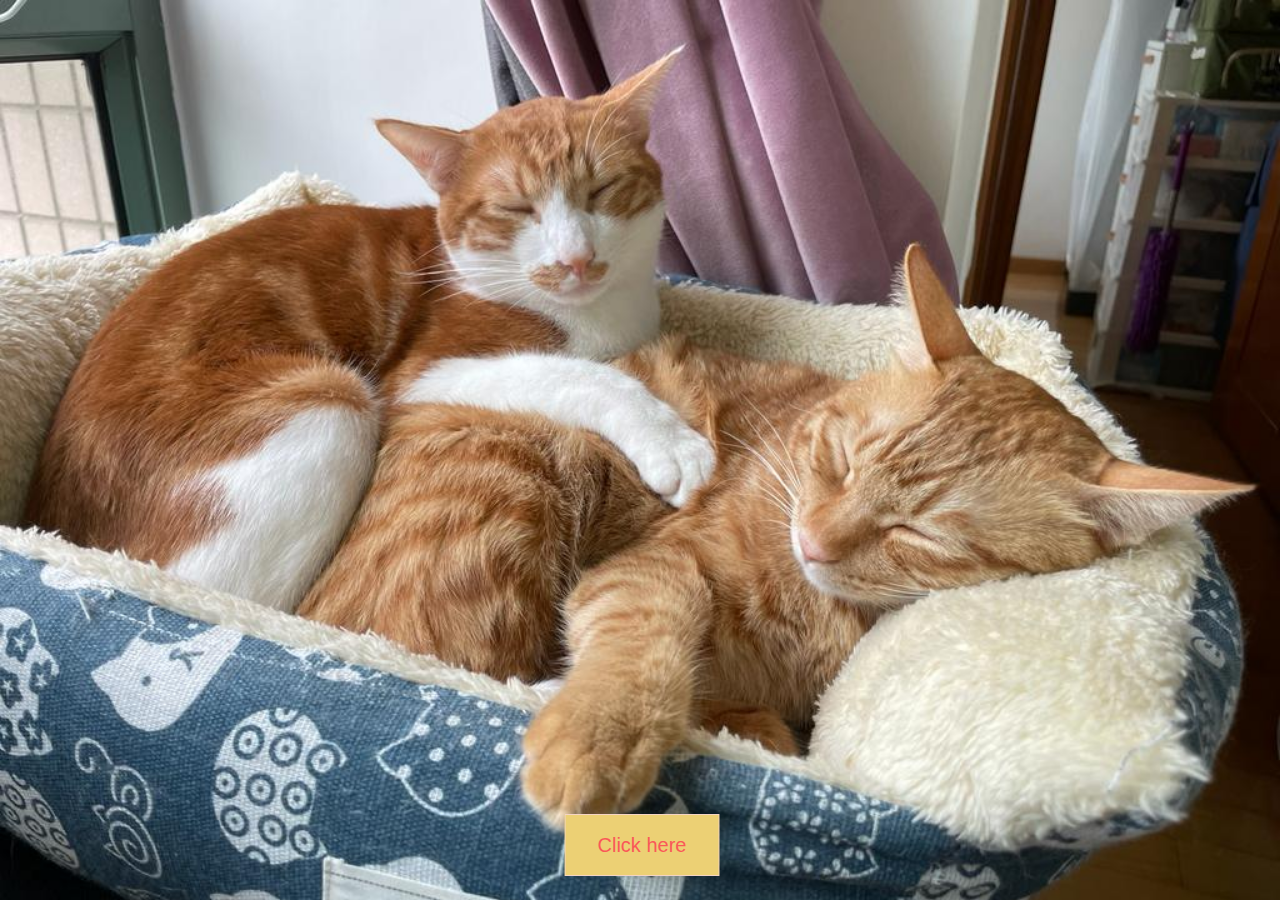
<file: About_Me/index.html>
<!DOCTYPE html>

<html>
  <head>
    <meta charset="utf-8" />
    <meta http-equiv="X-UA-Compatible" content="IE=edge" />
    <title></title>
    <meta name="description" content="" />
    <meta
      name="viewport"
      content="width=device-width, initial-scale=1"
    />
    <!-- CDN to bootstrap CDN to allow usage of bootstrap classes to style your elements -->
    <link
      rel="stylesheet"
      href="https://stackpath.bootstrapcdn.com/bootstrap/4.5.2/css/bootstrap.min.css"
      integrity="sha384-JcKb8q3iqJ61gNV9KGb8thSsNjpSL0n8PARn9HuZOnIxN0hoP+VmmDGMN5t9UJ0Z"
      crossorigin="anonymous"
    />
    <!-- 
      Link to custom stylesheet
     -->
    <link
      rel="stylesheet"
      href="./assets/style/style.css"
    />
  </head>
  <body>

    <div class="animation"></div>
    <a href="./main.html">
    <button class="button button">Click here</button>


    <!-- 
      The links / CDNS to allow the usage of Bootstrap components with interactions (like modal/ navigation bar)
     -->
     
    <script
      src="https://code.jquery.com/jquery-3.5.1.slim.min.js"
      integrity="sha384-DfXdz2htPH0lsSSs5nCTpuj/zy4C+OGpamoFVy38MVBnE+IbbVYUew+OrCXaRkfj"
      crossorigin="anonymous"
    ></script>

    <script
      src="https://cdn.jsdelivr.net/npm/popper.js@1.16.1/dist/umd/popper.min.js"
      integrity="sha384-9/reFTGAW83EW2RDu2S0VKaIzap3H66lZH81PoYlFhbGU+6BZp6G7niu735Sk7lN"
      crossorigin="anonymous"
    ></script>

    <script
      src="https://stackpath.bootstrapcdn.com/bootstrap/4.5.2/js/bootstrap.min.js"
      integrity="sha384-B4gt1jrGC7Jh4AgTPSdUtOBvfO8shuf57BaghqFfPlYxofvL8/KUEfYiJOMMV+rV"
      crossorigin="anonymous"
    ></script>
    <!-- 
     Link to custom JS
    -->
    <script src="./assets/javascript/javascript.js"></script>
  </body>
</html>
</file>
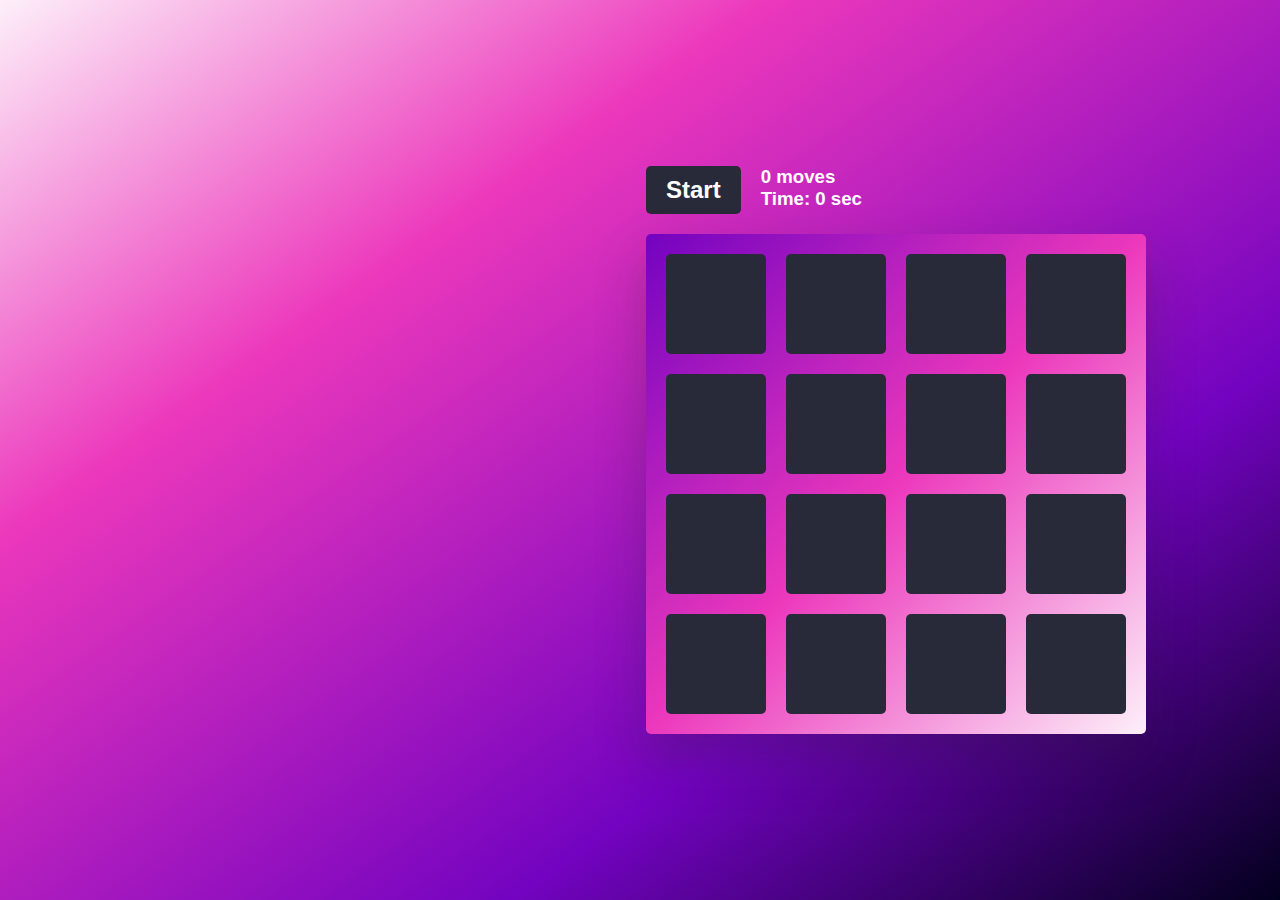
<file: About_Me/game.html>
<!DOCTYPE html>
<html lang="en">
<head>
    <meta charset="UTF-8">
    <meta http-equiv="X-UA-Compatible" content="IE=edge">
    <meta name="viewport" content="width=device-width, initial-scale=1.0">
    <title>Memory Game with JavaScript</title>
    <link rel="stylesheet" href="game.css">
    <script src="game.js" defer></script>
</head>
<body>
    <div class="game">
        <div class="controls">
            <button>Start</button>
            <div class="stats">
                <div class="moves">0 moves</div>
                <div class="timer">Time: 0 sec</div>
            </div>
        </div>
        <div class="board-container">
            <div class="board" data-dimension="4"></div>
            <div class="win">You won!</div>
        </div>
    </div>
</body>
</html>
</file>
<file: About_Me/assets/style/style.css>
body {
      background-image: url('./cats.jpeg'), url('./Boo.jpeg'), url('./Bantido.jpeg'), url('./cats_2.jpeg');
      background-size:cover;
      background-repeat: no-repeat;
      background-position: top;
      animation: backgroundAnimation1 8s linear infinite;
    }

    @keyframes backgroundAnimation1 {
      0% { background-position: center top, center top, center top, center top; }
      25% { background-position: center bottom, center top, center top, center top; }
      50% { background-position: center bottom, center bottom, center top, center top; }
      75% { background-position: center bottom, center bottom, center bottom, center top; }
      100% { background-position: center bottom, center bottom, center bottom, center bottom; }
    }

     /* Animation for the stars */
     @keyframes starAnimation {
        0% { background-position: 0 0; }
        100% { background-position: 2000px 2000px; }
      }
  
      .button {
        border: 1px solid rgba(245, 213, 213, 0.822); /* Add semi-transparent border */ 
        color: rgb(250, 88, 88);
        padding: 15px 32px;
        text-align: center;
        text-decoration: none;
        display: inline-block;
        font-size: 20px;
        margin: 4px 2px;
        cursor: pointer;
        position: fixed;
        left: 50%;
        transform: translateX(-50%);
        bottom: 20px;
      }
      
      .button {background-color: rgb(236, 208, 116);} /* Blue */

      .button:hover,
      .button:focus {
        background-color: #00aeff; /* Change background color on hover and focus */
        color: #5900ff; 
      }
      
      @media (max-width: 768px) {
        .button {
          bottom: 10px;}}
</file>
<file: About_Me/game.css>
html {
    width: 100%;
    height: 100%;
    background: linear-gradient(325deg,  #03001e 0%,#7303c0 30%,#ec38bc 70%, #fdeff9 100%);
    font-family: Arial, Helvetica, sans-serif;
    overflow: hidden;
}
.game {
    position: absolute;
    top: 50%;
    left: 70%;
    transform: translate(-50%, -50%);
}
.controls {
    display: flex;
    gap: 20px;
    margin-bottom: 20px;
}
button {
    background: #282A3A;
    color: #FFF;
    border-radius: 5px;
    padding: 10px 20px;
    border: 0;
    cursor: pointer;
    font-family: Arial, Helvetica, sans-serif;
    font-size: 18pt;
    font-weight: bold;
}
.disabled {
    color: #757575;
}
.stats {
    color: #FFF;
    font-size: 14pt;
    font-weight: bold;
}
.board-container {
    position: relative;
}
.board,
.win {
    border-radius: 5px;
    box-shadow: 0 25px 50px rgb(33 33 33 / 25%);
    background: linear-gradient(135deg,  #03001e 0%,#7303c0 0%,#ec38bc 50%, #fdeff9 100%);
    transition: transform .6s cubic-bezier(0.4, 0.0, 0.2, 1);
    backface-visibility: hidden;
}
.board {
    padding: 20px;
    display: grid;
    grid-template-columns: repeat(4, auto);
    grid-gap: 20px;
}
.board-container.flipped .board {
    transform: rotateY(180deg) rotateZ(50deg);
}
.board-container.flipped .win {
    transform: rotateY(0) rotateZ(0);
}
.card {
    position: relative;
    width: 100px;
    height: 100px;
    cursor: pointer;
}
.card-front,
.card-back {
    position: absolute;
    border-radius: 5px;
    width: 100%;
    height: 100%;
    background: #282A3A;
    transition: transform .6s cubic-bezier(0.4, 0.0, 0.2, 1);
    backface-visibility: hidden;
}
.card-back {
    transform: rotateY(180deg) rotateZ(50deg);
    font-size: 28pt;
    user-select: none;
    text-align: center;
    line-height: 100px;
    background: #FDF8E6;
}
.card.flipped .card-front {
    transform: rotateY(180deg) rotateZ(50deg);
}
.card.flipped .card-back {
    transform: rotateY(0) rotateZ(0);
}
.win {
    position: absolute;
    top: 0;
    left: 0;
    width: 100%;
    height: 100%;
    text-align: center;
    background: #FDF8E6;
    transform: rotateY(180deg) rotateZ(50deg);
}
.win-text {
    position: absolute;
    top: 50%;
    left: 50%;
    transform: translate(-50%, -50%);
    font-size: 21pt;
    color: #282A3A;
}
.highlight {
    color: #7303c0;
}

text::selection {
    color: red; /* 更改選取文本的顏色為紅色 */
  }
</file>
